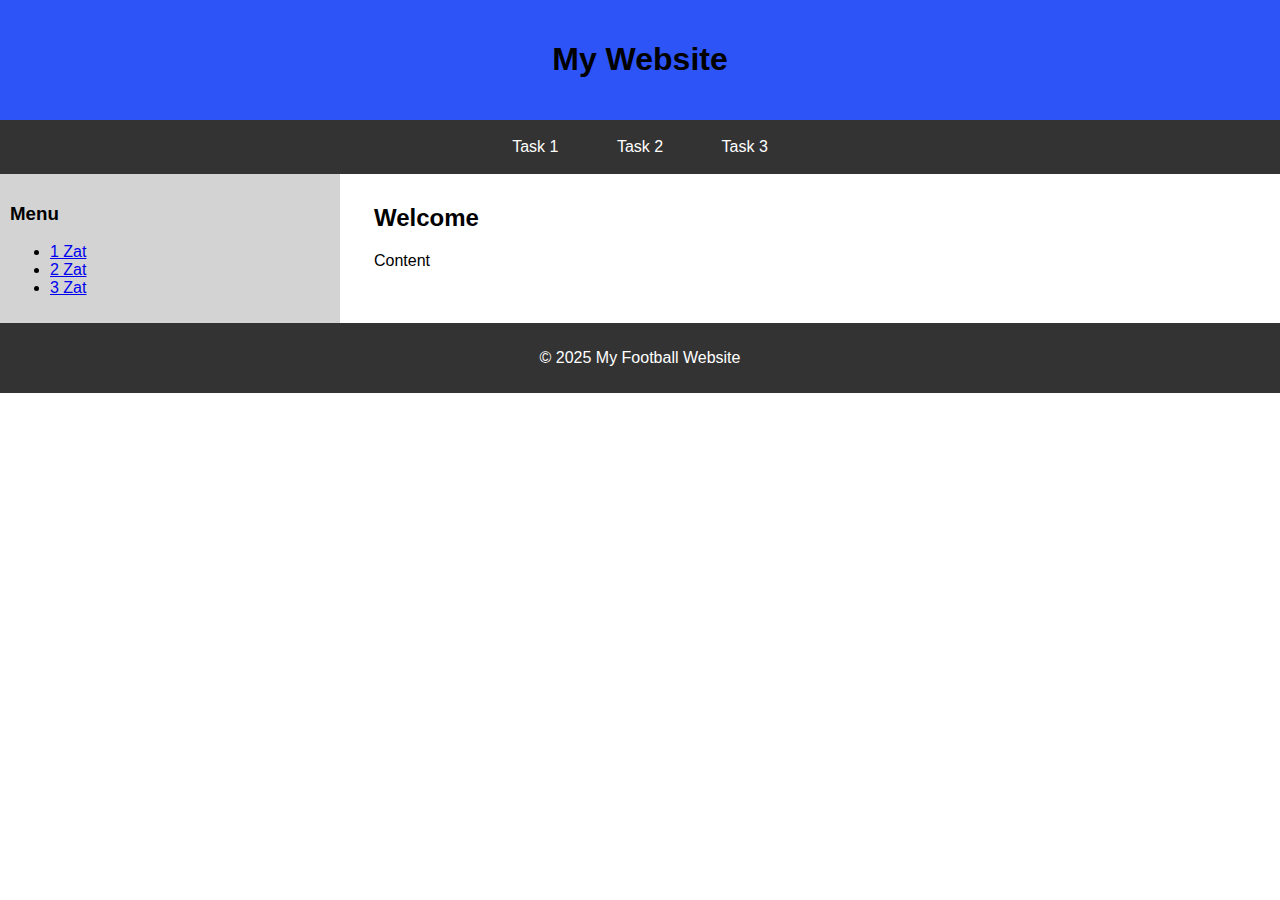
<file: index.html>
<!DOCTYPE html>
<html lang="en">
<head>
  <meta charset="UTF-8">
  <title>My Website</title>
  <link rel="stylesheet" href="style.css">
</head>
<body>

  <div class="header">
    <h1>My Website</h1>
  </div>

<div class="navbar">
  <a href="index.html">Task 1</a>
  <a href="task2/index2.html">Task 2</a>
  <a href="task3/table.html">Task 3</a>
</div>



  <div class="sidebar">
    <h3>Menu</h3>
    <ul>
      <li><a href="#">1 Zat</a></li>
      <li><a href="#">2 Zat</a></li>
      <li><a href="#">3 Zat</a></li>
  </ul>
  </div>

  <div class="content">
    <h2>Welcome</h2>
    <p>Content</p>
  </div>

  <div class="footer">
    <p>© 2025 My Football Website</p>
  </div>

</body>
</html>
</file>
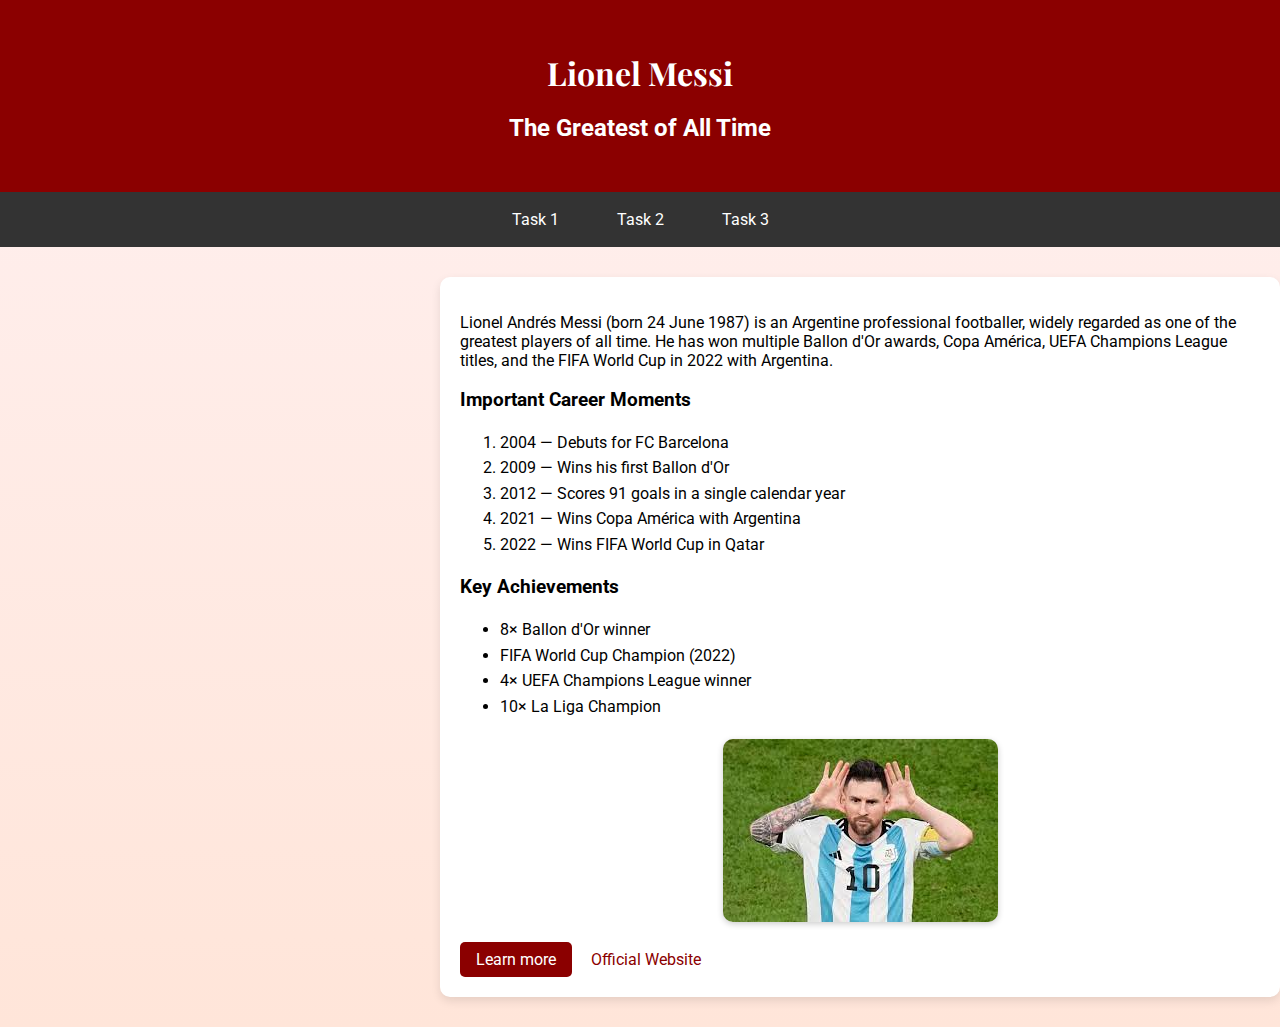
<file: task2/index2.html>
<!DOCTYPE html>
<html lang="en">
<head>
  <meta charset="UTF-8">
  <title>Lionel Messi</title>
  <link rel="stylesheet" href="../style.css">
  <link rel="stylesheet" href="style2.css"> 
  <link href="https://fonts.googleapis.com/css2?family=Roboto:wght@400;700&family=Playfair+Display:wght@700&display=swap" rel="stylesheet">
</head>
<body>

  <header>
    <h1>Lionel Messi</h1>
    <h2>The Greatest of All Time</h2>
  </header>

  <div class="navbar">
    <a href="../index.html">Task 1</a>
    <a href="index2.html">Task 2</a>
    <a href="../task3/table.html">Task 3</a>
  </div>

  <main class="content">
    <p>
      Lionel Andrés Messi (born 24 June 1987) is an Argentine professional footballer, widely regarded as one of the greatest players of all time. 
       He has won multiple Ballon d'Or awards, Copa América, UEFA Champions League titles, and the FIFA World Cup in 2022 with Argentina.</p>

    <h3>Important Career Moments</h3>
    <ol>
      <li>2004 — Debuts for FC Barcelona</li>
      <li>2009 — Wins his first Ballon d'Or</li>
      <li>2012 — Scores 91 goals in a single calendar year</li>
      <li>2021 — Wins Copa América with Argentina</li>
      <li>2022 — Wins FIFA World Cup in Qatar</li>
    </ol>

    <h3>Key Achievements</h3>
    <ul>
      <li>8× Ballon d'Or winner</li>
      <li>FIFA World Cup Champion (2022)</li>
      <li>4× UEFA Champions League winner</li>
      <li>10× La Liga Champion</li>
    </ul>

    <img src="Messi.jpg" alt="Lionel Messi portrait">



    <div class="links">
      <a href="https://en.wikipedia.org/wiki/Lionel_Messi" target="_blank" class="btn">Learn more</a>
      <a href="https://www.messi.com/" target="_blank">Official Website</a>
    </div>
  </main>

</body>
</html>
</file>
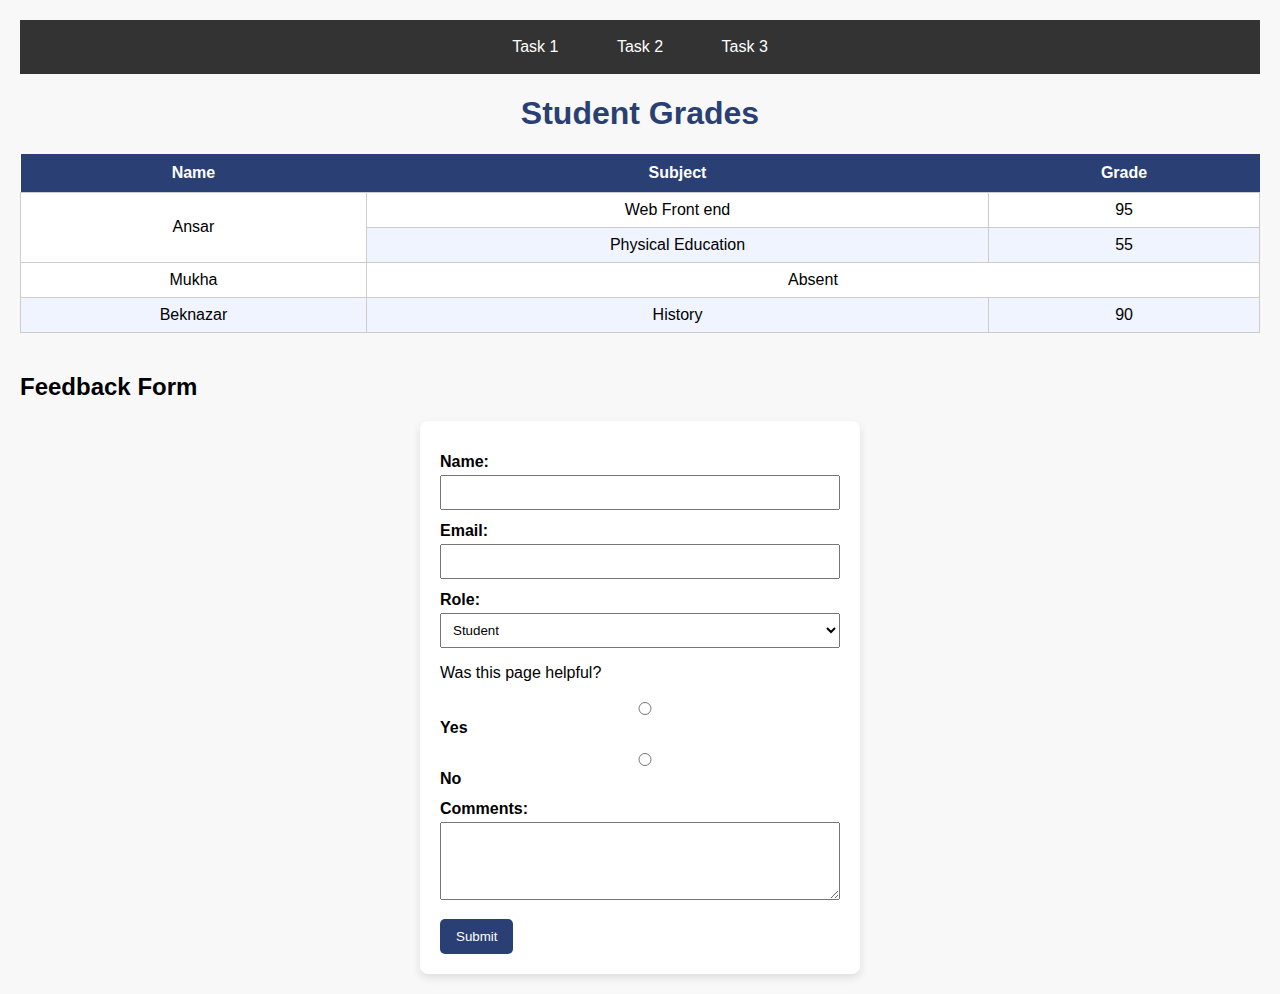
<file: task3/table.html>
<!DOCTYPE html>
<html lang="en">
<head>
  <meta charset="UTF-8">
  <title>Table and Feedback Form</title>
  <link rel="stylesheet" href="../style.css">
  <link rel="stylesheet" href="table.css"> 
</head>
<body>

<div class="navbar">
  <a href="../index.html">Task 1</a>
  <a href="../task2/index2.html">Task 2</a>
  <a href="table.html">Task 3</a>
</div>



  <h1 id="grades-title">Student Grades</h1>

  <table>
    <thead>
      <tr>
        <th>Name</th>
        <th>Subject</th>
        <th>Grade</th>
      </tr>
    </thead>
    <tbody>
      <tr>
        <td rowspan="2">Ansar</td>
        <td>Web Front end</td>
        <td>95</td>
      </tr>
      <tr class="highlight-row">
        <td>Physical Education</td>
        <td>55</td>
      </tr>
      <tr>
        <td>Mukha</td>
        <td colspan="2">Absent</td>
      </tr>
      <tr>
        <td>Beknazar</td>
        <td>History</td>
        <td>90</td>
      </tr>
    </tbody>
  </table>

  <h2>Feedback Form</h2>
  <form id="feedback-form">
    <label for="name">Name:</label>
    <input type="text" id="name" name="name" required>

    <label for="email">Email:</label>
    <input type="email" id="email" name="email" required>

    <label for="role">Role:</label>
    <select id="role" name="role">
      <option>Student</option>
      <option>Teacher</option>
      <option>Other</option>
    </select>

    <p>Was this page helpful?</p>
    <label><input type="radio" name="helpful" value="yes"> Yes</label>
    <label><input type="radio" name="helpful" value="no"> No</label>

    <label for="comments">Comments:</label>
    <textarea id="comments" name="comments" rows="4"></textarea>

    <button type="submit">Submit</button>
  </form>

</body>
</html>
</file>
<file: style.css>
body {
  margin: 0;
  font-family: Arial;
}

/* Header */
.header {
  background: rgb(44, 84, 247);
  padding: 20px;
  text-align: center;
}

.navbar {
  background-color: #333;
  padding: 10px;
  text-align: center;
}

.navbar a {
  color: white;
  text-decoration: none;
  margin: 0 15px;
  padding: 8px 12px;
  display: inline-block;
}

.navbar a:hover {
  background-color: #555;
  border-radius: 5px;
}


/* Sidebar */
.sidebar {
  float: left;
  width: 25%;
  background: lightgray;
  padding: 10px;
}

/* Content */
.content {
  float: right;
  width: 70%;
  padding: 10px;
}

/* Footer */
.footer {
  clear: both;
  background: #333;
  color: white;
  text-align: center;
  padding: 10px;
}
</file>
<file: task2/style2.css>
body {
  font-family: 'Roboto', sans-serif;
  background: linear-gradient(180deg, #fff0f0, #ffe5d9);
  margin: 0;
}

header {
  background: #8b0000; /* бордовый как у сборной Аргентины */
  color: white;
  text-align: center;
  padding: 30px 0;
}

header h1 {
  font-family: 'Playfair Display', serif;
  margin-bottom: 5px;
}

.content {
  max-width: 800px;
  margin: 30px auto;   
  padding: 20px;
  background: white;
  border-radius: 10px;
  box-shadow: 0 4px 10px rgba(0,0,0,0.1);
  display: block;     
  text-align: left;   
}


img {
  display: block;
  max-width: 300px;
  margin: 20px auto;
  border-radius: 10px;
  box-shadow: 0 2px 6px rgba(0,0,0,0.2);
}

ol, ul {
  padding-left: 40px;
  line-height: 1.6;
}

a {
  color: #8b0000;
  text-decoration: none;
}

a:hover {
  text-decoration: underline;
}

.btn {
  display: inline-block;
  background: #8b0000;
  color: white;
  padding: 8px 16px;
  margin-right: 15px;
  border-radius: 5px;
  transition: background 0.3s;
}

.btn:hover {
  background: #a83232;
}
</file>
<file: task3/table.css>
body {
  font-family: Arial, sans-serif;
  background: #f8f8f8;
  padding: 20px;
}


#grades-title {
  text-align: center;
  color: #2a3f73;
}

table {
  width: 100%;
  border-collapse: collapse;
  margin-bottom: 40px;
  background: white;
}

th {
  background: #2a3f73;
  color: white;
  padding: 10px;
}

td {
  border: 1px solid #ccc;
  padding: 8px;
  text-align: center;
}

tbody tr:nth-child(even) {
  background: #f0f4ff;
}

.highlight-row {
  background: #ffe6a7;
}

#feedback-form {
  width: 400px;
  margin: 0 auto;
  background: white;
  padding: 20px;
  border-radius: 8px;
  box-shadow: 0 4px 8px rgba(0,0,0,0.1);
}

#feedback-form label {
  font-weight: bold;
  display: block;
  margin-top: 12px;
}

#feedback-form input,
#feedback-form select,
#feedback-form textarea {
  width: 100%;
  padding: 8px;
  margin-top: 4px;
  box-sizing: border-box;
}

#feedback-form button {
  margin-top: 15px;
  padding: 10px 16px;
  background: #2a3f73;
  color: white;
  border: none;
  border-radius: 5px;
  cursor: pointer;
}

#feedback-form button:hover {
  background: #435f9c;
}
</file>
